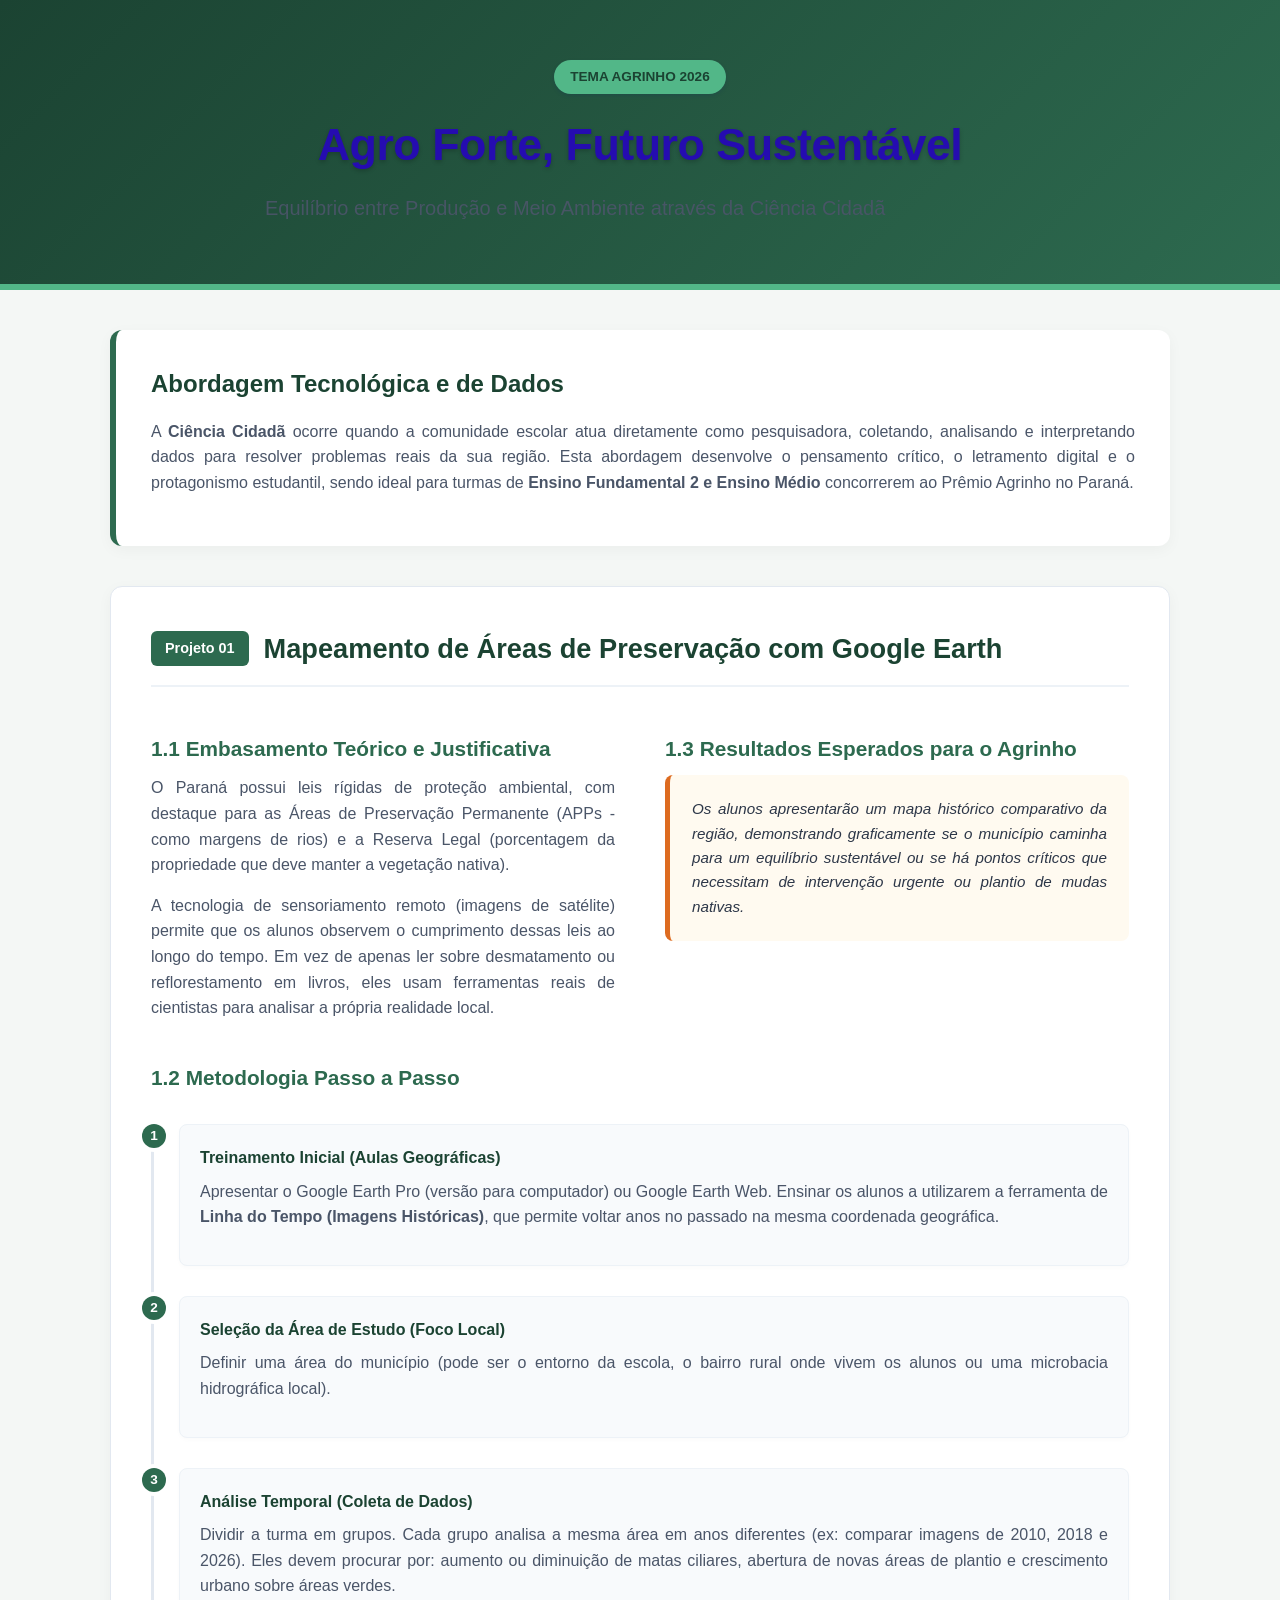
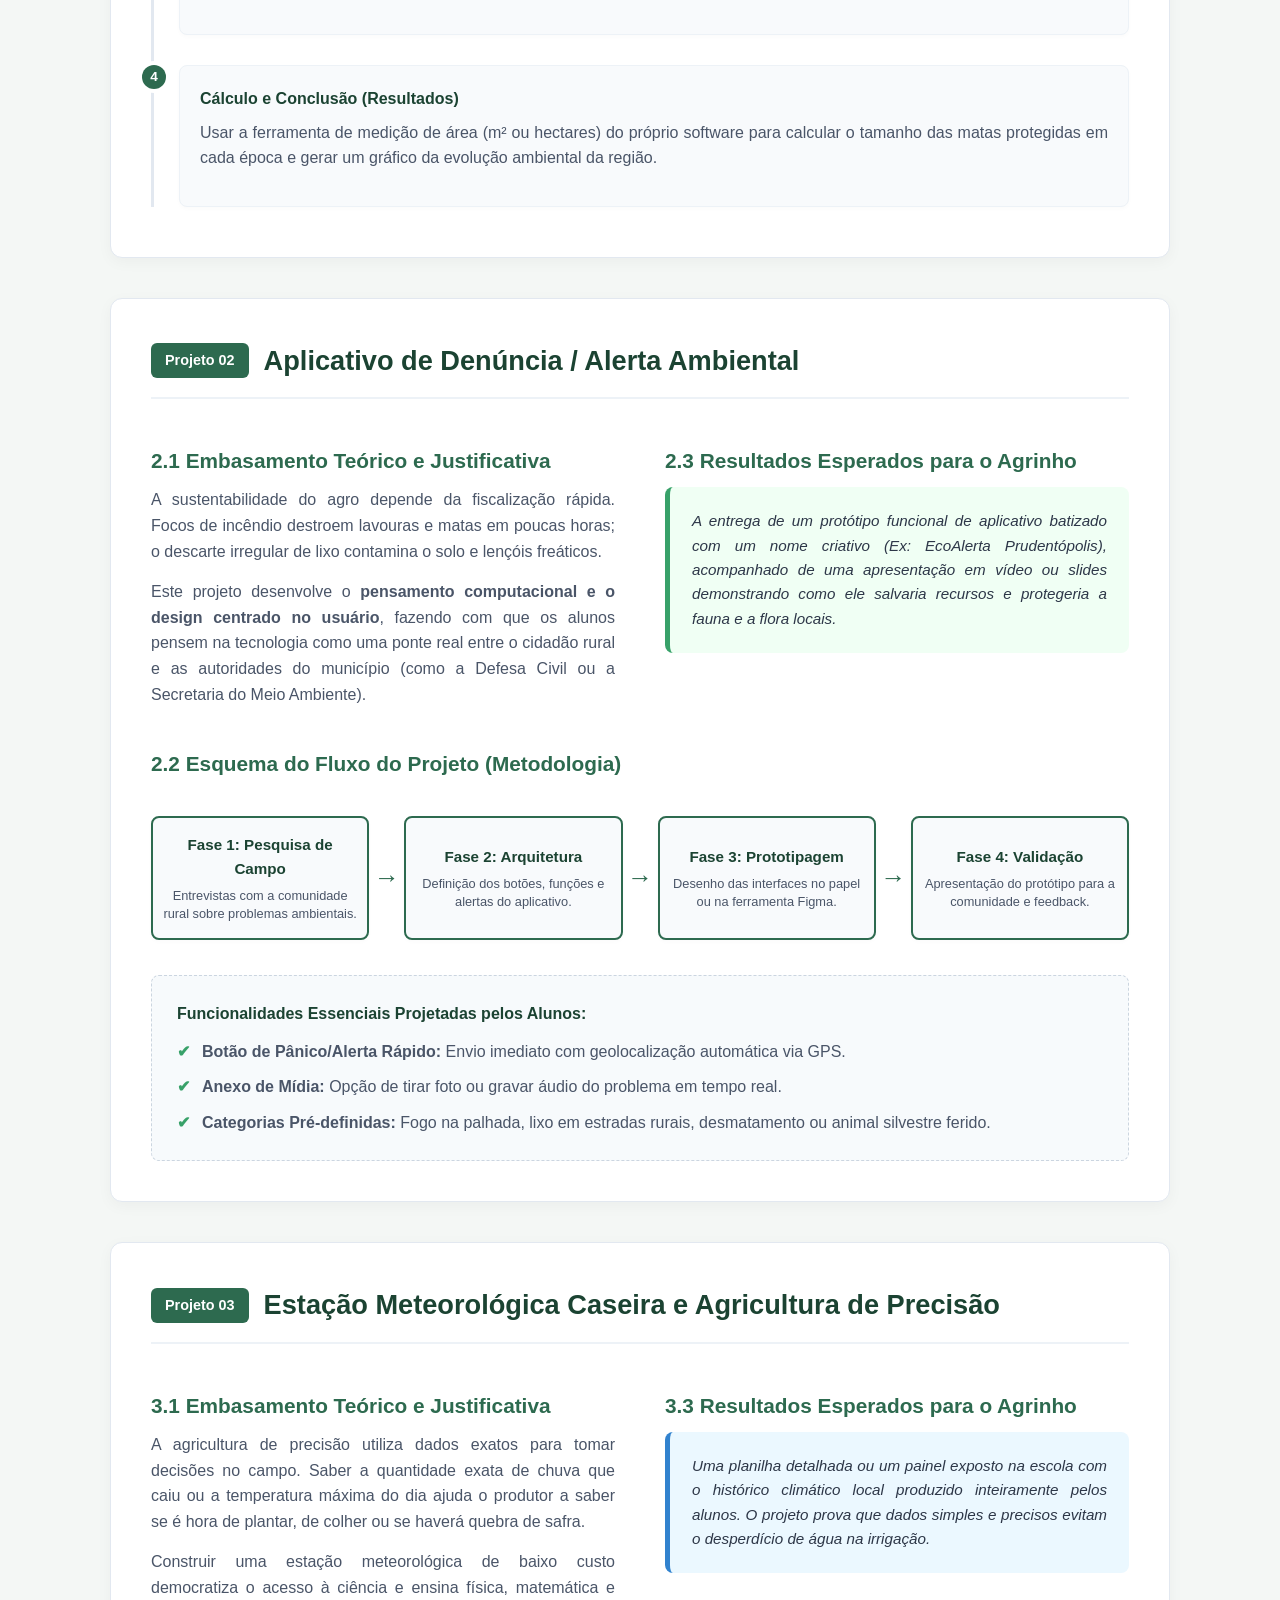
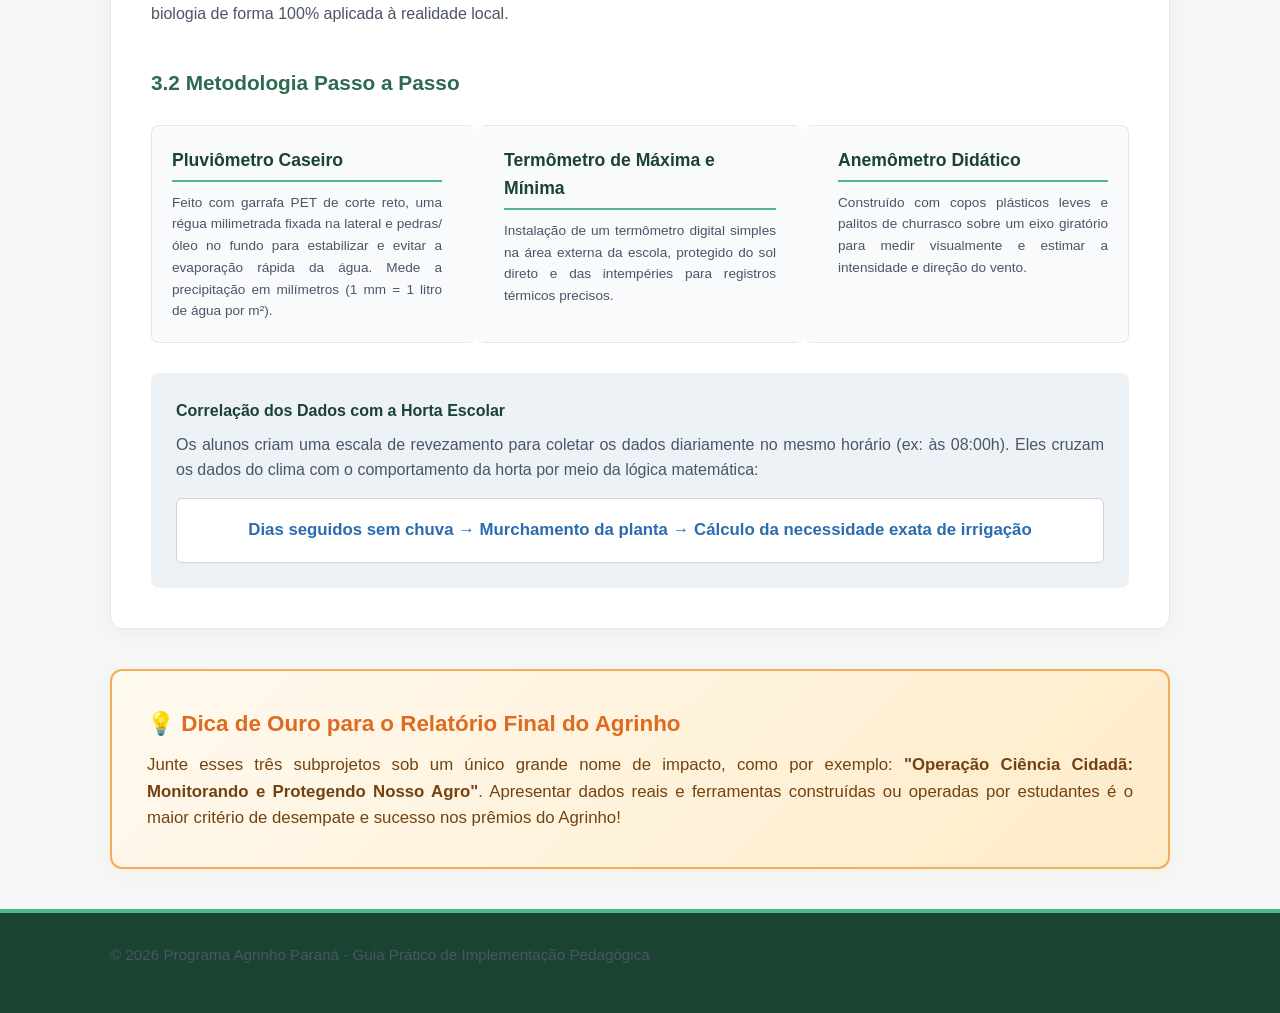
<file: index.html>
<!DOCTYPE html>
<html lang="pt-BR">
<head>
    <meta charset="UTF-8">
    <meta name="viewport" content="width=device-width, initial-scale=1.0">
    <title>Ciência Cidadã no Agrinho 2026 - Paraná</title>
    <link rel="stylesheet" href="style.css">
</head>
<body>

    <header>
        <div class="container">
            <span class="badge">Tema Agrinho 2026</span>
            <h1>Agro Forte, Futuro Sustentável</h1>
            <p class="subtitle">Equilíbrio entre Produção e Meio Ambiente através da Ciência Cidadã</p>
        </div>
    </header>

    <main class="container">
        <section class="intro-card">
            <h2>Abordagem Tecnológica e de Dados</h2>
            <p>A <strong>Ciência Cidadã</strong> ocorre quando a comunidade escolar atua diretamente como pesquisadora, coletando, analisando e interpretando dados para resolver problemas reais da sua região. Esta abordagem desenvolve o pensamento crítico, o letramento digital e o protagonismo estudantil, sendo ideal para turmas de <strong>Ensino Fundamental 2 e Ensino Médio</strong> concorrerem ao Prêmio Agrinho no Paraná.</p>
        </section>

        <!-- PROJETO 1 -->
        <section class="project-section">
            <div class="project-header">
                <span class="project-number">Projeto 01</span>
                <h2>Mapeamento de Áreas de Preservação com Google Earth</h2>
            </div>
            
            <div class="grid-2">
                <div>
                    <h3>1.1 Embasamento Teórico e Justificativa</h3>
                    <p>O Paraná possui leis rígidas de proteção ambiental, com destaque para as Áreas de Preservação Permanente (APPs - como margens de rios) e a Reserva Legal (porcentagem da propriedade que deve manter a vegetação nativa).</p>
                    <p>A tecnologia de sensoriamento remoto (imagens de satélite) permite que os alunos observem o cumprimento dessas leis ao longo do tempo. Em vez de apenas ler sobre desmatamento ou reflorestamento em livros, eles usam ferramentas reais de cientistas para analisar a própria realidade local.</p>
                </div>
                <div>
                    <h3>1.3 Resultados Esperados para o Agrinho</h3>
                    <div class="callout warning">
                        <p>Os alunos apresentarão um mapa histórico comparativo da região, demonstrando graficamente se o município caminha para um equilíbrio sustentável ou se há pontos críticos que necessitam de intervenção urgente ou plantio de mudas nativas.</p>
                    </div>
                </div>
            </div>

            <h3>1.2 Metodologia Passo a Passo</h3>
            <div class="timeline">
                <div class="timeline-item">
                    <div class="timeline-icon">1</div>
                    <div class="timeline-content">
                        <h4>Treinamento Inicial (Aulas Geográficas)</h4>
                        <p>Apresentar o Google Earth Pro (versão para computador) ou Google Earth Web. Ensinar os alunos a utilizarem a ferramenta de <strong>Linha do Tempo (Imagens Históricas)</strong>, que permite voltar anos no passado na mesma coordenada geográfica.</p>
                    </div>
                </div>
                <div class="timeline-item">
                    <div class="timeline-icon">2</div>
                    <div class="timeline-content">
                        <h4>Seleção da Área de Estudo (Foco Local)</h4>
                        <p>Definir uma área do município (pode ser o entorno da escola, o bairro rural onde vivem os alunos ou uma microbacia hidrográfica local).</p>
                    </div>
                </div>
                <div class="timeline-item">
                    <div class="timeline-icon">3</div>
                    <div class="timeline-content">
                        <h4>Análise Temporal (Coleta de Dados)</h4>
                        <p>Dividir a turma em grupos. Cada grupo analisa a mesma área em anos diferentes (ex: comparar imagens de 2010, 2018 e 2026). Eles devem procurar por: aumento ou diminuição de matas ciliares, abertura de novas áreas de plantio e crescimento urbano sobre áreas verdes.</p>
                    </div>
                </div>
                <div class="timeline-item">
                    <div class="timeline-icon">4</div>
                    <div class="timeline-content">
                        <h4>Cálculo e Conclusão (Resultados)</h4>
                        <p>Usar a ferramenta de medição de área (m² ou hectares) do próprio software para calcular o tamanho das matas protegidas em cada época e gerar um gráfico da evolução ambiental da região.</p>
                    </div>
                </div>
            </div>
        </section>

        <!-- PROJETO 2 -->
        <section class="project-section">
            <div class="project-header">
                <span class="project-number">Projeto 02</span>
                <h2>Aplicativo de Denúncia / Alerta Ambiental</h2>
            </div>

            <div class="grid-2">
                <div>
                    <h3>2.1 Embasamento Teórico e Justificativa</h3>
                    <p>A sustentabilidade do agro depende da fiscalização rápida. Focos de incêndio destroem lavouras e matas em poucas horas; o descarte irregular de lixo contamina o solo e lençóis freáticos.</p>
                    <p>Este projeto desenvolve o <strong>pensamento computacional e o design centrado no usuário</strong>, fazendo com que os alunos pensem na tecnologia como uma ponte real entre o cidadão rural e as autoridades do município (como a Defesa Civil ou a Secretaria do Meio Ambiente).</p>
                </div>
                <div>
                    <h3>2.3 Resultados Esperados para o Agrinho</h3>
                    <div class="callout success">
                        <p>A entrega de um protótipo funcional de aplicativo batizado com um nome criativo (Ex: <em>EcoAlerta Prudentópolis</em>), acompanhado de uma apresentação em vídeo ou slides demonstrando como ele salvaria recursos e protegeria a fauna e a flora locais.</p>
                    </div>
                </div>
            </div>

            <h3>2.2 Esquema do Fluxo do Projeto (Metodologia)</h3>
            <div class="flowchart">
                <div class="flow-node">
                    <div class="node-title">Fase 1: Pesquisa de Campo</div>
                    <div class="node-desc">Entrevistas com a comunidade rural sobre problemas ambientais.</div>
                </div>
                <div class="flow-arrow">&rarr;</div>
                <div class="flow-node">
                    <div class="node-title">Fase 2: Arquitetura</div>
                    <div class="node-desc">Definição dos botões, funções e alertas do aplicativo.</div>
                </div>
                <div class="flow-arrow">&rarr;</div>
                <div class="flow-node">
                    <div class="node-title">Fase 3: Prototipagem</div>
                    <div class="node-desc">Desenho das interfaces no papel ou na ferramenta Figma.</div>
                </div>
                <div class="flow-arrow">&rarr;</div>
                <div class="flow-node">
                    <div class="node-title">Fase 4: Validação</div>
                    <div class="node-desc">Apresentação do protótipo para a comunidade e feedback.</div>
                </div>
            </div>

            <div class="app-features">
                <h4>Funcionalidades Essenciais Projetadas pelos Alunos:</h4>
                <ul>
                    <li><strong>Botão de Pânico/Alerta Rápido:</strong> Envio imediato com geolocalização automática via GPS.</li>
                    <li><strong>Anexo de Mídia:</strong> Opção de tirar foto ou gravar áudio do problema em tempo real.</li>
                    <li><strong>Categorias Pré-definidas:</strong> Fogo na palhada, lixo em estradas rurais, desmatamento ou animal silvestre ferido.</li>
                </ul>
            </div>
        </section>

        <!-- PROJETO 3 -->
        <section class="project-section">
            <div class="project-header">
                <span class="project-number">Projeto 03</span>
                <h2>Estação Meteorológica Caseira e Agricultura de Precisão</h2>
            </div>

            <div class="grid-2">
                <div>
                    <h3>3.1 Embasamento Teórico e Justificativa</h3>
                    <p>A agricultura de precisão utiliza dados exatos para tomar decisões no campo. Saber a quantidade exata de chuva que caiu ou a temperatura máxima do dia ajuda o produtor a saber se é hora de plantar, de colher ou se haverá quebra de safra.</p>
                    <p>Construir uma estação meteorológica de baixo custo democratiza o acesso à ciência e ensina física, matemática e biologia de forma 100% aplicada à realidade local.</p>
                </div>
                <div>
                    <h3>3.3 Resultados Esperados para o Agrinho</h3>
                    <div class="callout info">
                        <p>Uma planilha detalhada ou um painel exposto na escola com o histórico climático local produzido inteiramente pelos alunos. O projeto prova que dados simples e precisos evitam o desperdício de água na irrigação.</p>
                    </div>
                </div>
            </div>

            <h3>3.2 Metodologia Passo a Passo</h3>
            <div class="instruments-grid">
                <div class="instrument-card">
                    <h5>Pluviômetro Caseiro</h5>
                    <p>Feito com garrafa PET de corte reto, uma régua milimetrada fixada na lateral e pedras/óleo no fundo para estabilizar e evitar a evaporação rápida da água. Mede a precipitação em milímetros (1 mm = 1 litro de água por m²).</p>
                </div>
                <div class="instrument-card">
                    <h5>Termômetro de Máxima e Mínima</h5>
                    <p>Instalação de um termômetro digital simples na área externa da escola, protegido do sol direto e das intempéries para registros térmicos precisos.</p>
                </div>
                <div class="instrument-card">
                    <h5>Anemômetro Didático</h5>
                    <p>Construído com copos plásticos leves e palitos de churrasco sobre um eixo giratório para medir visualmente e estimar a intensidade e direção do vento.</p>
                </div>
            </div>

            <div class="math-box">
                <h4>Correlação dos Dados com a Horta Escolar</h4>
                <p>Os alunos criam uma escala de revezamento para coletar os dados diariamente no mesmo horário (ex: às 08:00h). Eles cruzam os dados do clima com o comportamento da horta por meio da lógica matemática:</p>
                <div class="formula">
                    Dias seguidos sem chuva &rarr; Murchamento da planta &rarr; Cálculo da necessidade exata de irrigação
                </div>
            </div>
        </section>

        <!-- DICA DE OURO -->
        <section class="gold-advice">
            <h3>💡 Dica de Ouro para o Relatório Final do Agrinho</h3>
            <p>Junte esses três subprojetos sob um único grande nome de impacto, como por exemplo: <strong>"Operação Ciência Cidadã: Monitorando e Protegendo Nosso Agro"</strong>. Apresentar dados reais e ferramentas construídas ou operadas por estudantes é o maior critério de desempate e sucesso nos prêmios do Agrinho!</p>
        </section>
    </main>

    <footer>
        <div class="container">
            <p>&copy; 2026 Programa Agrinho Paraná - Guia Prático de Implementação Pedagógica</p>
        </div>
    </footer>

</body>
</html>
</file>
<file: style.css>
/* ==========================================================================
   RESET E CONFIGURAÇÕES GERAIS
   ========================================================================== */
* {
    margin: 0;
    padding: 0;
    box-sizing: border-box;
}

body {
    font-family: 'Segoe UI', Tahoma, Geneva, Verdana, sans-serif;
    line-height: 1.6;
    background-color: #f4f7f5;
    color: #2d3748;
}

.container {
    width: 100%;
    max-width: 1100px;
    margin: 0 auto;
    padding: 0 20px;
}

/* ==========================================================================
   HEADER / TOPO DO SITE
   ========================================================================== */
header {
    background: linear-gradient(135deg, #1b4332 0%, #2d6a4f 100%);
    color: #250cb0;
    padding: 60px 0;
    text-align: center;
    border-bottom: 6px solid #52b788;
}

header h1 {
    font-size: 2.8rem;
    margin-bottom: 12px;
    font-weight: 800;
    letter-spacing: -0.5px;
    text-shadow: 0 2px 4px rgba(0,0,0,0.2);
}

header .subtitle {
    font-size: 1.25rem;
    opacity: 0.95;
    max-width: 750px;
    margin: 0 auto;
}

.badge {
    background-color: #52b788;
    color: #1b4332;
    padding: 6px 16px;
    border-radius: 20px;
    font-size: 0.85rem;
    font-weight: bold;
    text-transform: uppercase;
    display: inline-block;
    margin-bottom: 15px;
    box-shadow: 0 2px 4px rgba(8, 6, 121, 0.1);
}

/* ==========================================================================
   CARDS E SEÇÕES INTERNAS
   ========================================================================== */
.intro-card {
    background: #ffffff;
    padding: 35px;
    border-radius: 12px;
    box-shadow: 0 4px 15px rgba(0,0,0,0.04);
    margin: 40px 0;
    border-left: 6px solid #2d6a4f;
}

.intro-card h2 {
    color: #1b4332;
    margin-bottom: 15px;
}

.project-section {
    background: #ffffff;
    padding: 40px;
    border-radius: 12px;
    box-shadow: 0 4px 15px rgba(0,0,0,0.04);
    margin-bottom: 40px;
    border: 1px solid #e2e8f0;
}

.project-header {
    display: flex;
    align-items: center;
    gap: 15px;
    border-bottom: 2px solid #edf2f7;
    padding-bottom: 15px;
    margin-bottom: 25px;
}

.project-number {
    background-color: #2d6a4f;
    color: #ffffff;
    padding: 6px 14px;
    border-radius: 6px;
    font-weight: bold;
    font-size: 0.9rem;
}

.project-header h2 {
    color: #1b4332;
    font-size: 1.7rem;
}

h3 {
    color: #2d6a4f;
    margin: 20px 0 10px 0;
    font-size: 1.3rem;
}

h4 {
    color: #1b4332;
    margin-bottom: 8px;
}

p {
    margin-bottom: 15px;
    color: #4a5568;
    text-align: justify;
}

/* ==========================================================================
   ILUSTRAÇÕES EM CSS PURO (SUBSTITUTOS DAS FOTOS)
   ========================================================================== */
.graphic-placeholder {
    width: 100%;
    height: 180px;
    border-radius: 10px;
    margin-bottom: 20px;
    display: flex;
    flex-direction: column;
    align-items: center;
    justify-content: center;
    color: #ffffff;
    font-weight: bold;
    font-size: 0.9rem;
    position: relative;
    overflow: hidden;
    box-shadow: inset 0 0 50px rgba(0,0,0,0.2);
}

/* Ilustração Geográfica (Projeto 1) */
.geo-graphic {
    background: linear-gradient(135deg, #1a202c 0%, #2d3748 100%);
    border: 2px solid #4a5568;
}
.geo-graphic::before {
    content: "";
    position: absolute;
    width: 250px;
    height: 250px;
    border: 1px dashed rgba(82, 183, 136, 0.4);
    border-radius: 50%;
}
.sat-orbit {
    width: 30px;
    height: 30px;
    background-color: #52b788;
    border-radius: 50%;
    margin-bottom: 15px;
    box-shadow: 0 0 15px #52b788;
}

/* Ilustração do Aplicativo (Projeto 2) */
.app-graphic {
    background: linear-gradient(135deg, #4361ee 0%, #3f37c9 100%);
    border: 2px solid #3f37c9;
}
.mock-phone {
    width: 60px;
    height: 90px;
    background: #1a202c;
    border-radius: 8px;
    padding: 5px;
    margin-bottom: 10px;
    border: 2px solid #ffffff;
}
.phone-screen {
    width: 100%;
    height: 100%;
    background: #f8fafc;
    border-radius: 4px;
    display: flex;
    align-items: center;
    justify-content: center;
}
.app-alert-btn {
    background: #ef4444;
    color: white;
    font-size: 0.5rem;
    padding: 4px 6px;
    border-radius: 4px;
    font-weight: bold;
}

/* Ilustração Climática (Projeto 3) */
.weather-graphic {
    background: linear-gradient(135deg, #00b4d8 0%, #0077b6 100%);
    border: 2px solid #0077b6;
}
.weather-sun {
    width: 35px;
    height: 35px;
    background: #ffb703;
    border-radius: 50%;
    position: absolute;
    top: 40px;
    left: 42%;
    box-shadow: 0 0 20px #ffb703;
}
.weather-cloud {
    width: 50px;
    height: 25px;
    background: rgba(255,255,255,0.85);
    border-radius: 20px;
    position: relative;
    margin-top: 15px;
    margin-bottom: 15px;
}

.graphic-placeholder span {
    position: relative;
    z-index: 2;
    background: rgba(0, 0, 0, 0.4);
    padding: 4px 10px;
    border-radius: 4px;
    font-size: 0.8rem;
}

/* ==========================================================================
   LAYOUT GRID E COMENTÁRIOS DE SUPORTE
   ========================================================================== */
.grid-2 {
    display: table;
    width: 100%;
    table-layout: fixed;
    margin-bottom: 25px;
}

.grid-2 > div {
    display: table-cell;
    width: 50%;
    vertical-align: top;
    padding-right: 25px;
}

.grid-2 > div:last-child {
    padding-right: 0;
    padding-left: 25px;
}

/* CAIXAS DE RELEVÂNCIA (CALLOUTS) */
.callout {
    padding: 22px;
    border-radius: 8px;
    border-left: 5px solid;
    font-size: 0.95rem;
}

.callout p {
    margin-bottom: 0;
    font-style: italic;
    color: #2d3748;
}

.callout.warning {
    background-color: #fffaf0;
    border-color: #dd6b20;
}

.callout.success {
    background-color: #f0fff4;
    border-color: #38a169;
}

.callout.info {
    background-color: #ebf8ff;
    border-color: #3182ce;
}

/* ==========================================================================
   ELEMENTOS DE FLUXO E CRONOGRAMAS (CRIAÇÕES GRÁFICAS)
   ========================================================================== */
/* Linha do Tempo / Passos */
.timeline {
    margin: 30px 0 10px 0;
    position: relative;
    border-left: 3px solid #e2e8f0;
    padding-left: 25px;
}

.timeline-item {
    position: relative;
    margin-bottom: 30px;
}

.timeline-item:last-child {
    margin-bottom: 0;
}

.timeline-icon {
    position: absolute;
    left: -37px;
    top: 0;
    background: #2d6a4f;
    color: white;
    width: 24px;
    height: 24px;
    border-radius: 50%;
    text-align: center;
    font-size: 0.85rem;
    line-height: 24px;
    font-weight: bold;
    box-shadow: 0 0 0 4px #ffffff;
}

.timeline-content {
    background: #f8fafc;
    padding: 20px;
    border-radius: 8px;
    border: 1px solid #edf2f7;
    box-shadow: 0 2px 4px rgba(0,0,0,0.02);
}

/* Fluxograma Horizontal */
.flowchart {
    display: table;
    width: 100%;
    margin: 35px 0;
    table-layout: fixed;
    text-align: center;
}

.flow-node {
    display: table-cell;
    background: #f8fafc;
    border: 2px solid #2d6a4f;
    border-radius: 8px;
    padding: 15px 10px;
    vertical-align: middle;
    box-shadow: 0 2px 4px rgba(0,0,0,0.02);
}

.flow-arrow {
    display: table-cell;
    width: 35px;
    font-size: 1.6rem;
    color: #2d6a4f;
    vertical-align: middle;
    font-weight: bold;
}

.node-title {
    font-weight: bold;
    color: #1b4332;
    margin-bottom: 6px;
    font-size: 0.95rem;
}

.node-desc {
    font-size: 0.8rem;
    color: #4a5568;
    line-height: 1.4;
}

/* Caixa com Recursos do Aplicativo */
.app-features {
    background-color: #f7fafc;
    padding: 25px;
    border-radius: 8px;
    margin-top: 25px;
    border: 1px dashed #cbd5e0;
}

.app-features h4 {
    margin-bottom: 12px;
}

.app-features ul {
    list-style-type: none;
}

.app-features li {
    margin-bottom: 10px;
    position: relative;
    padding-left: 25px;
    color: #4a5568;
}

.app-features li:last-child {
    margin-bottom: 0;
}

.app-features li::before {
    content: "✔";
    position: absolute;
    left: 0;
    color: #38a169;
    font-weight: bold;
}

/* Cards das Ferramentas Climáticas */
.instruments-grid {
    display: table;
    width: 100%;
    table-layout: fixed;
    margin: 25px 0;
}

.instrument-card {
    display: table-cell;
    background: #f8fafc;
    padding: 20px;
    border-radius: 8px;
    border: 1px solid #e2e8f0;
}

.instrument-card:first-child { border-right: 15px solid transparent; }
.instrument-card:nth-child(2) { border-right: 7px solid transparent; border-left: 7px solid transparent; }
.instrument-card:last-child { border-left: 15px solid transparent; }

.instrument-card h5 {
    color: #1b4332;
    font-size: 1.1rem;
    margin-bottom: 10px;
    border-bottom: 2px solid #52b788;
    padding-bottom: 6px;
}

.instrument-card p {
    font-size: 0.85rem;
    margin-bottom: 0;
    color: #4a5568;
}

/* Seções de Cálculos Matemáticos */
.math-box {
    background: #edf2f7;
    padding: 25px;
    border-radius: 8px;
    margin-top: 30px;
}

.formula {
    background: #ffffff;
    padding: 18px;
    border-radius: 6px;
    text-align: center;
    font-weight: bold;
    color: #2b6cb0;
    border: 1px solid #cbd5e0;
    margin-top: 15px;
    box-shadow: 0 2px 4px rgba(0,0,0,0.02);
    font-size: 1.05rem;
}

/* Dica de Ouro Master (Banner Final) */
.gold-advice {
    background: linear-gradient(135deg, #fffaf0 0%, #feebc8 100%);
    border: 2px solid #f6ad55;
    padding: 35px;
    border-radius: 12px;
    margin: 40px 0;
    box-shadow: 0 4px 12px rgba(221, 107, 32, 0.05);
}

.gold-advice h3 {
    color: #dd6b20;
    margin-top: 0;
    font-size: 1.4rem;
}

.gold-advice p {
    color: #744210;
    margin-bottom: 0;
    font-size: 1.05rem;
}

/* ==========================================================================
   FOOTER / RODAPÉ
   ========================================================================== */
footer {
    background-color: #1b4332;
    color: #cbd5e0;
    text-align: center;
    padding: 30px 0;
    font-size: 0.95rem;
    border-top: 4px solid #52b788;
}
</file>
